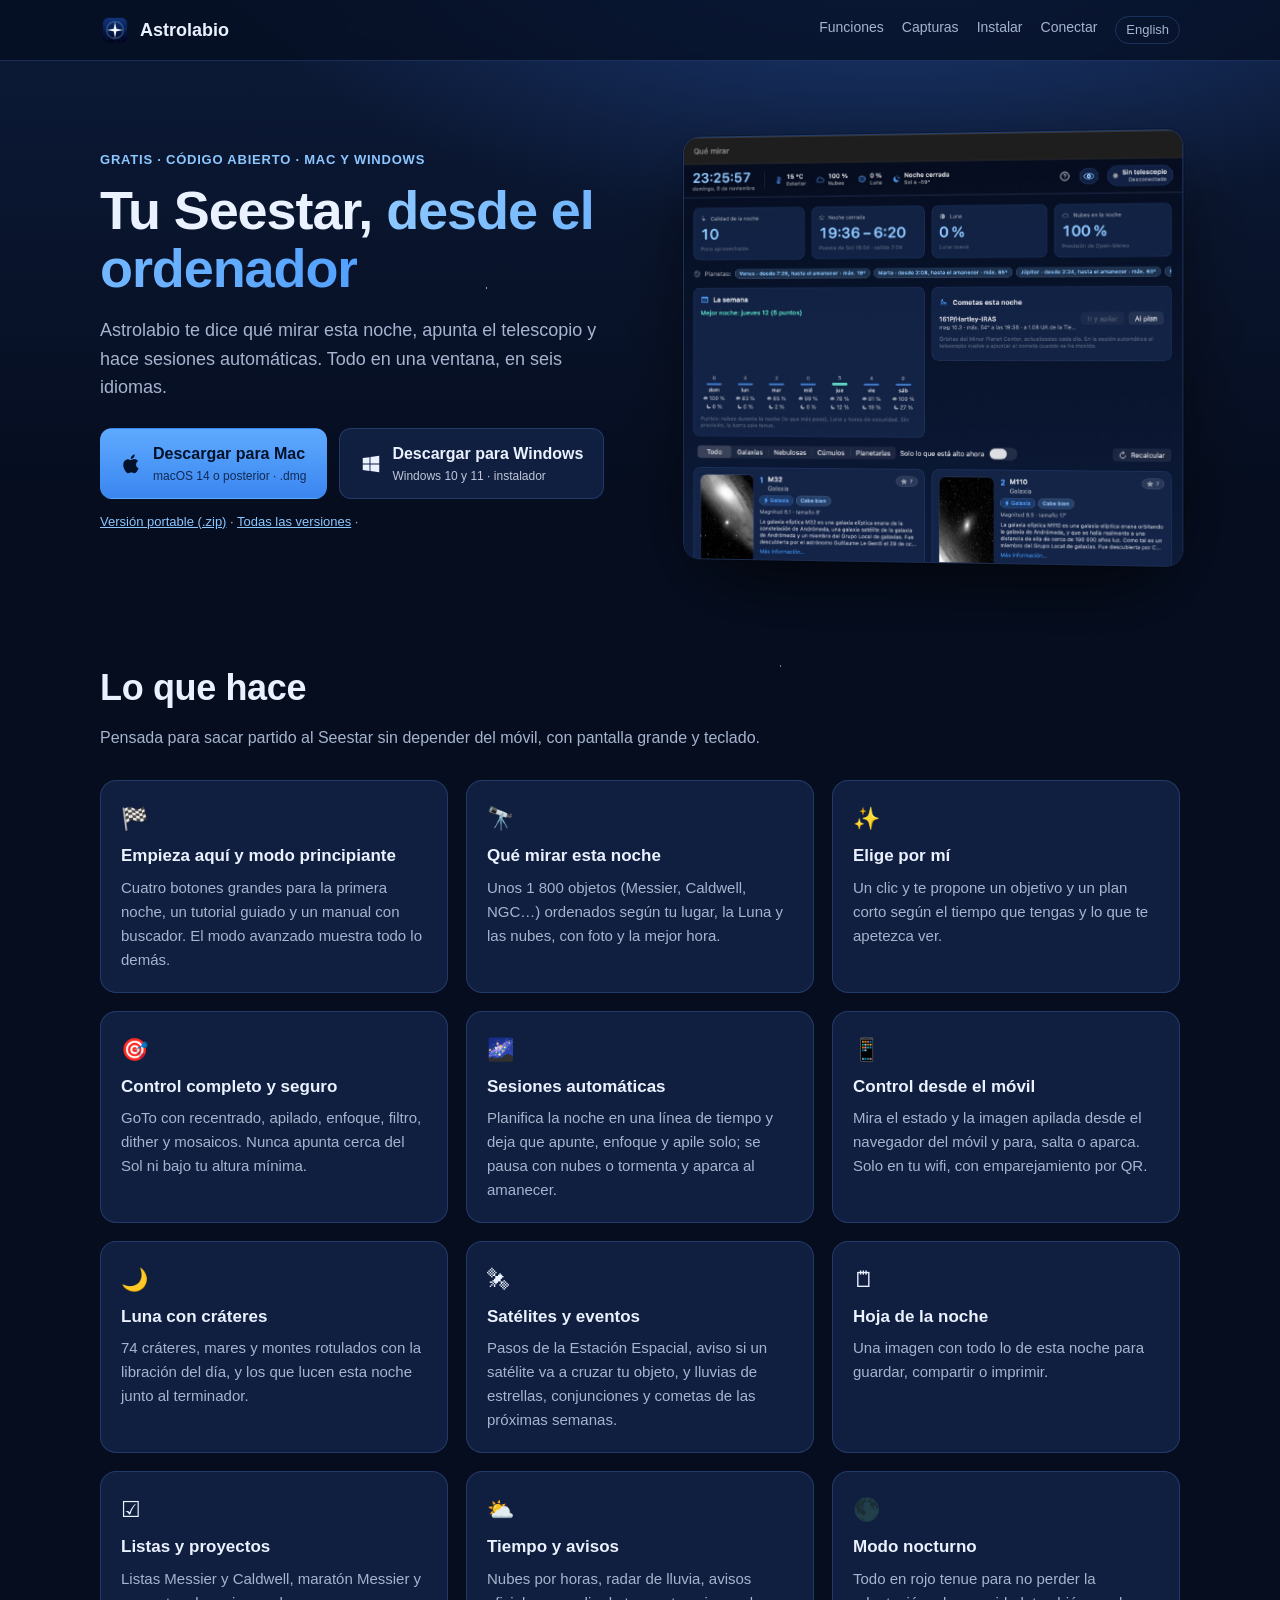
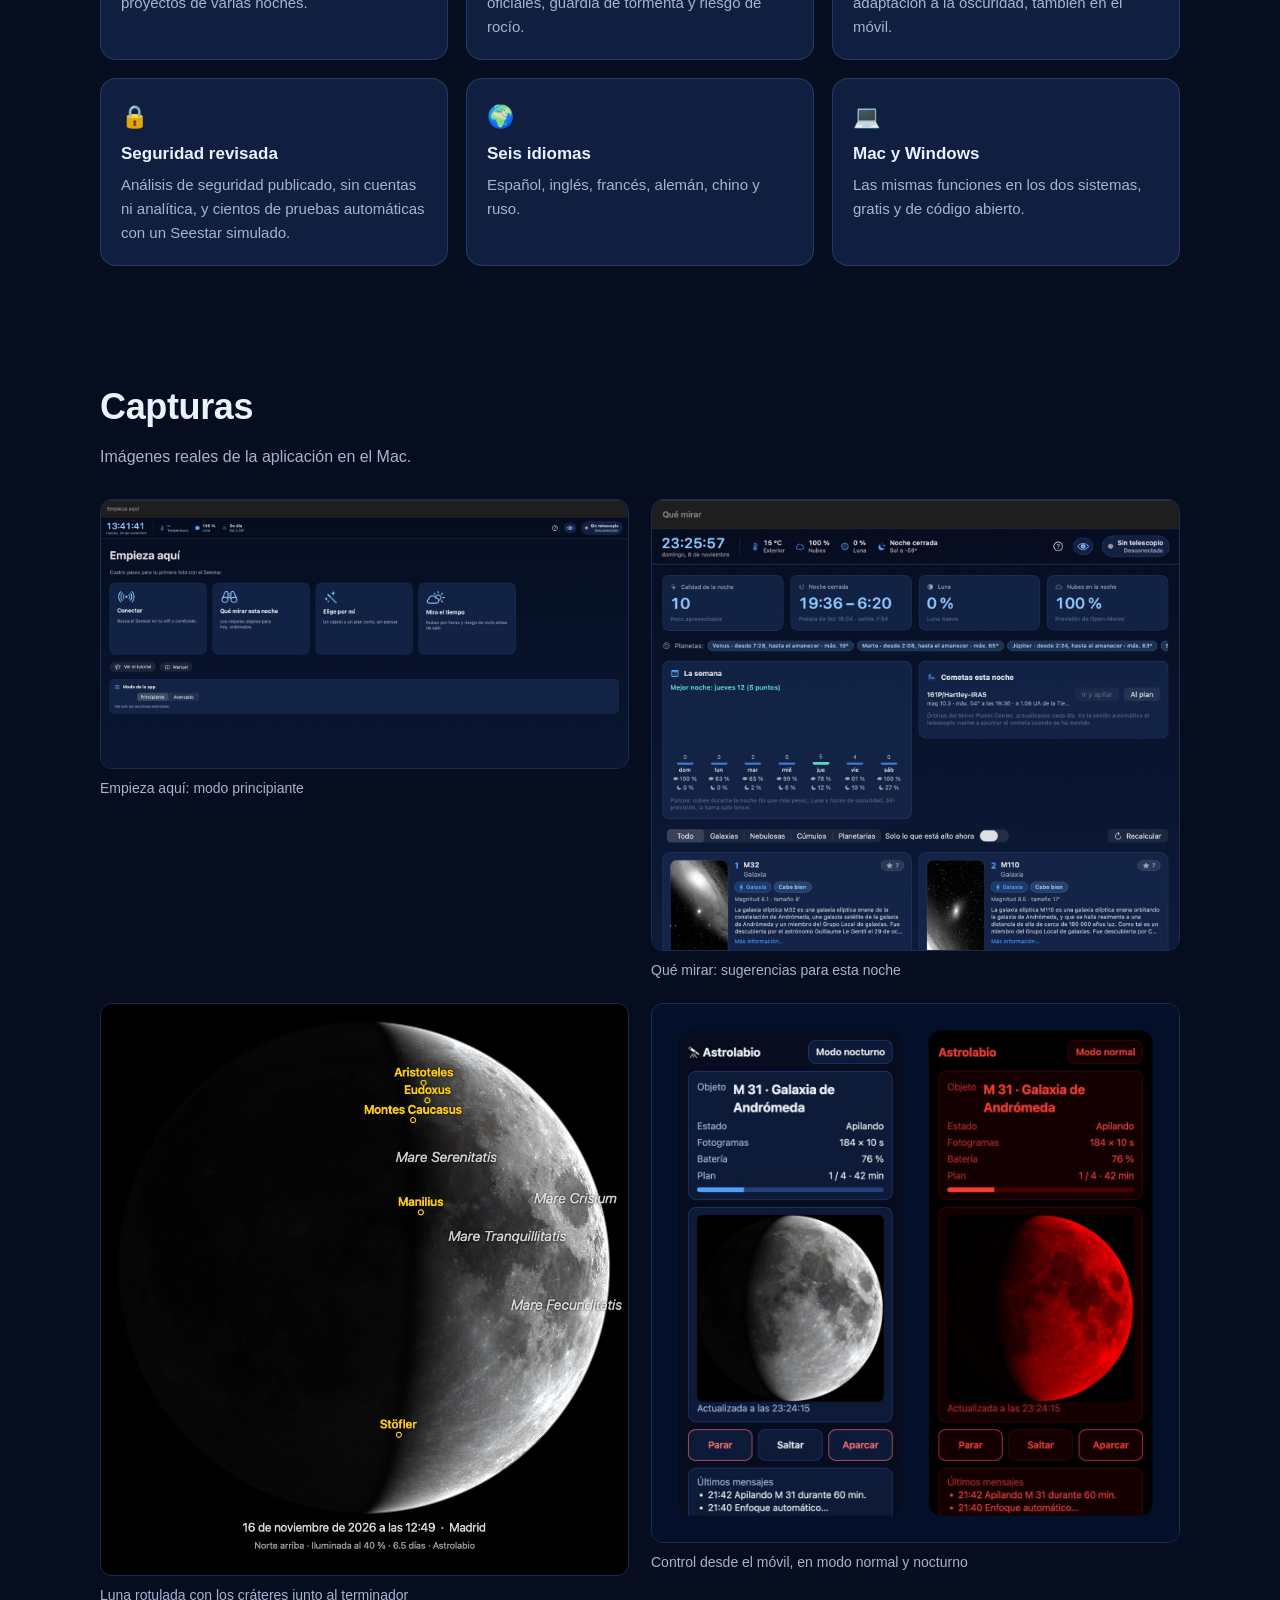
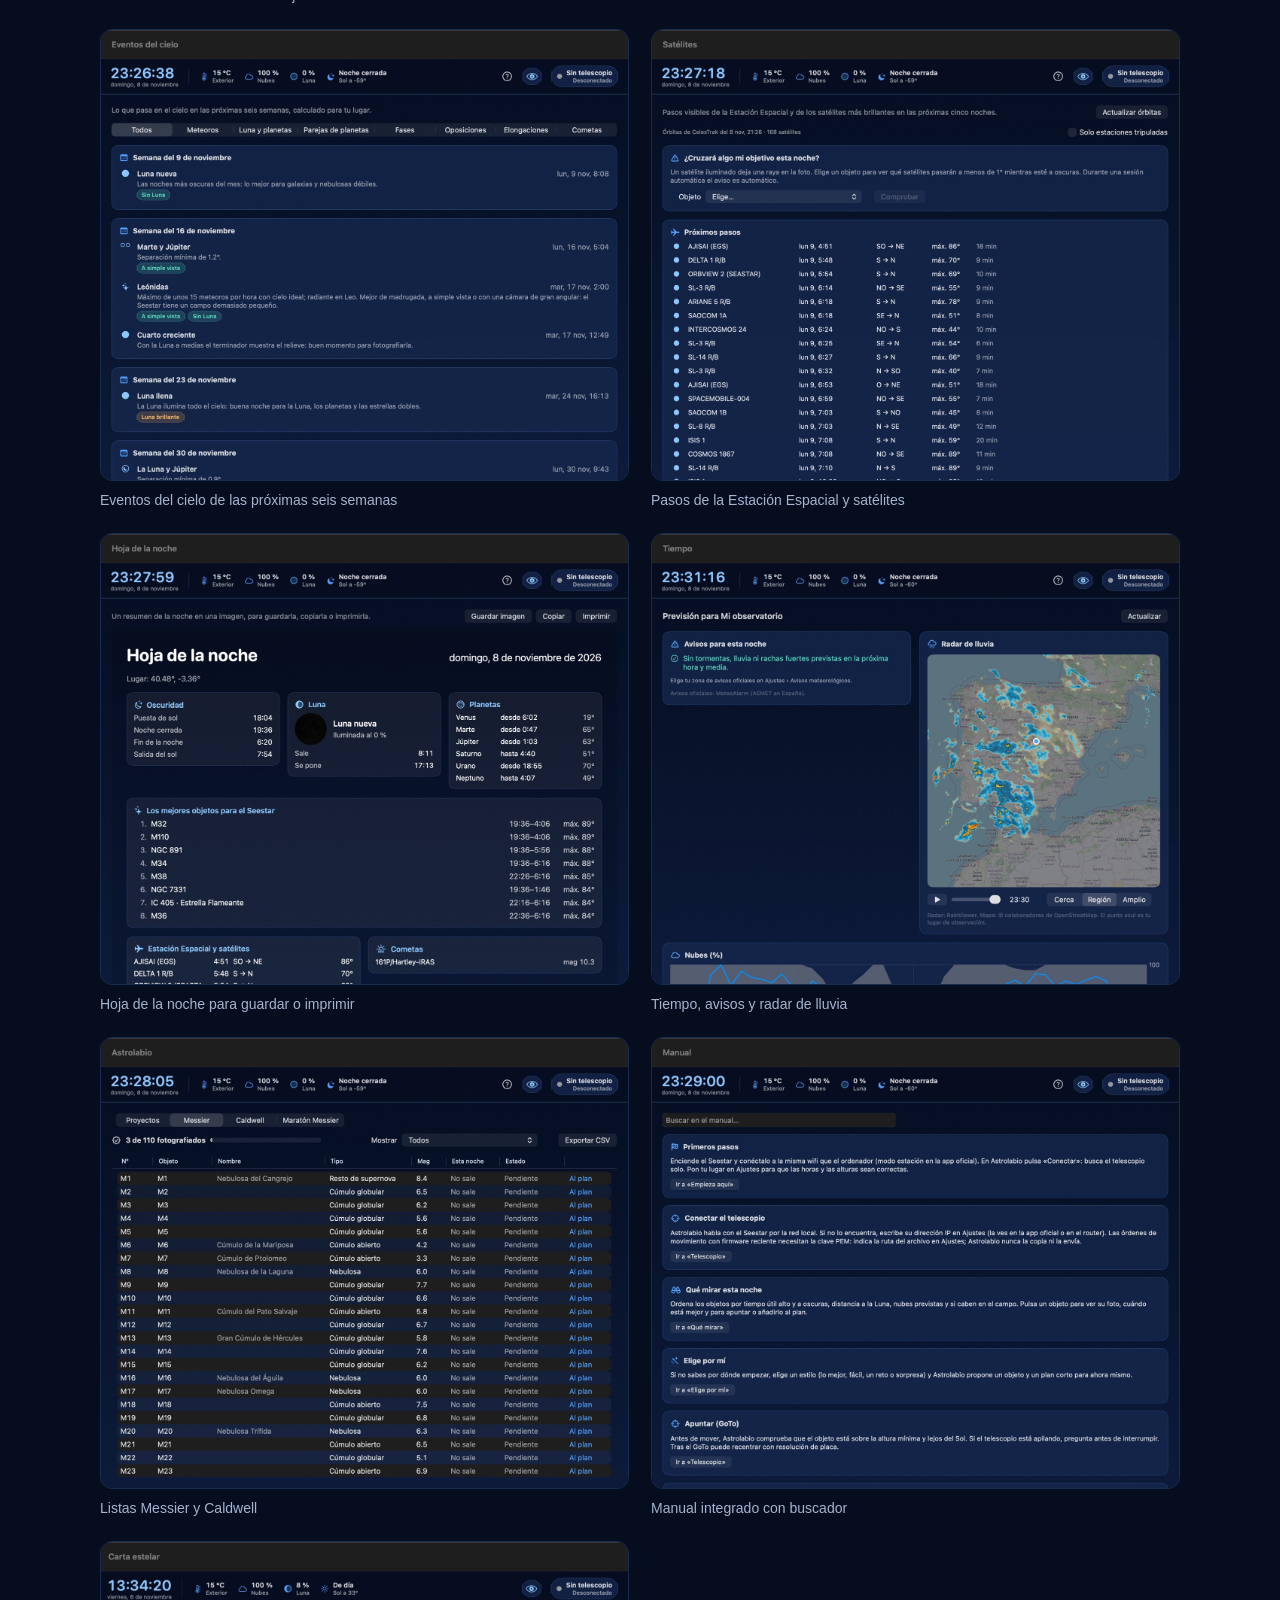
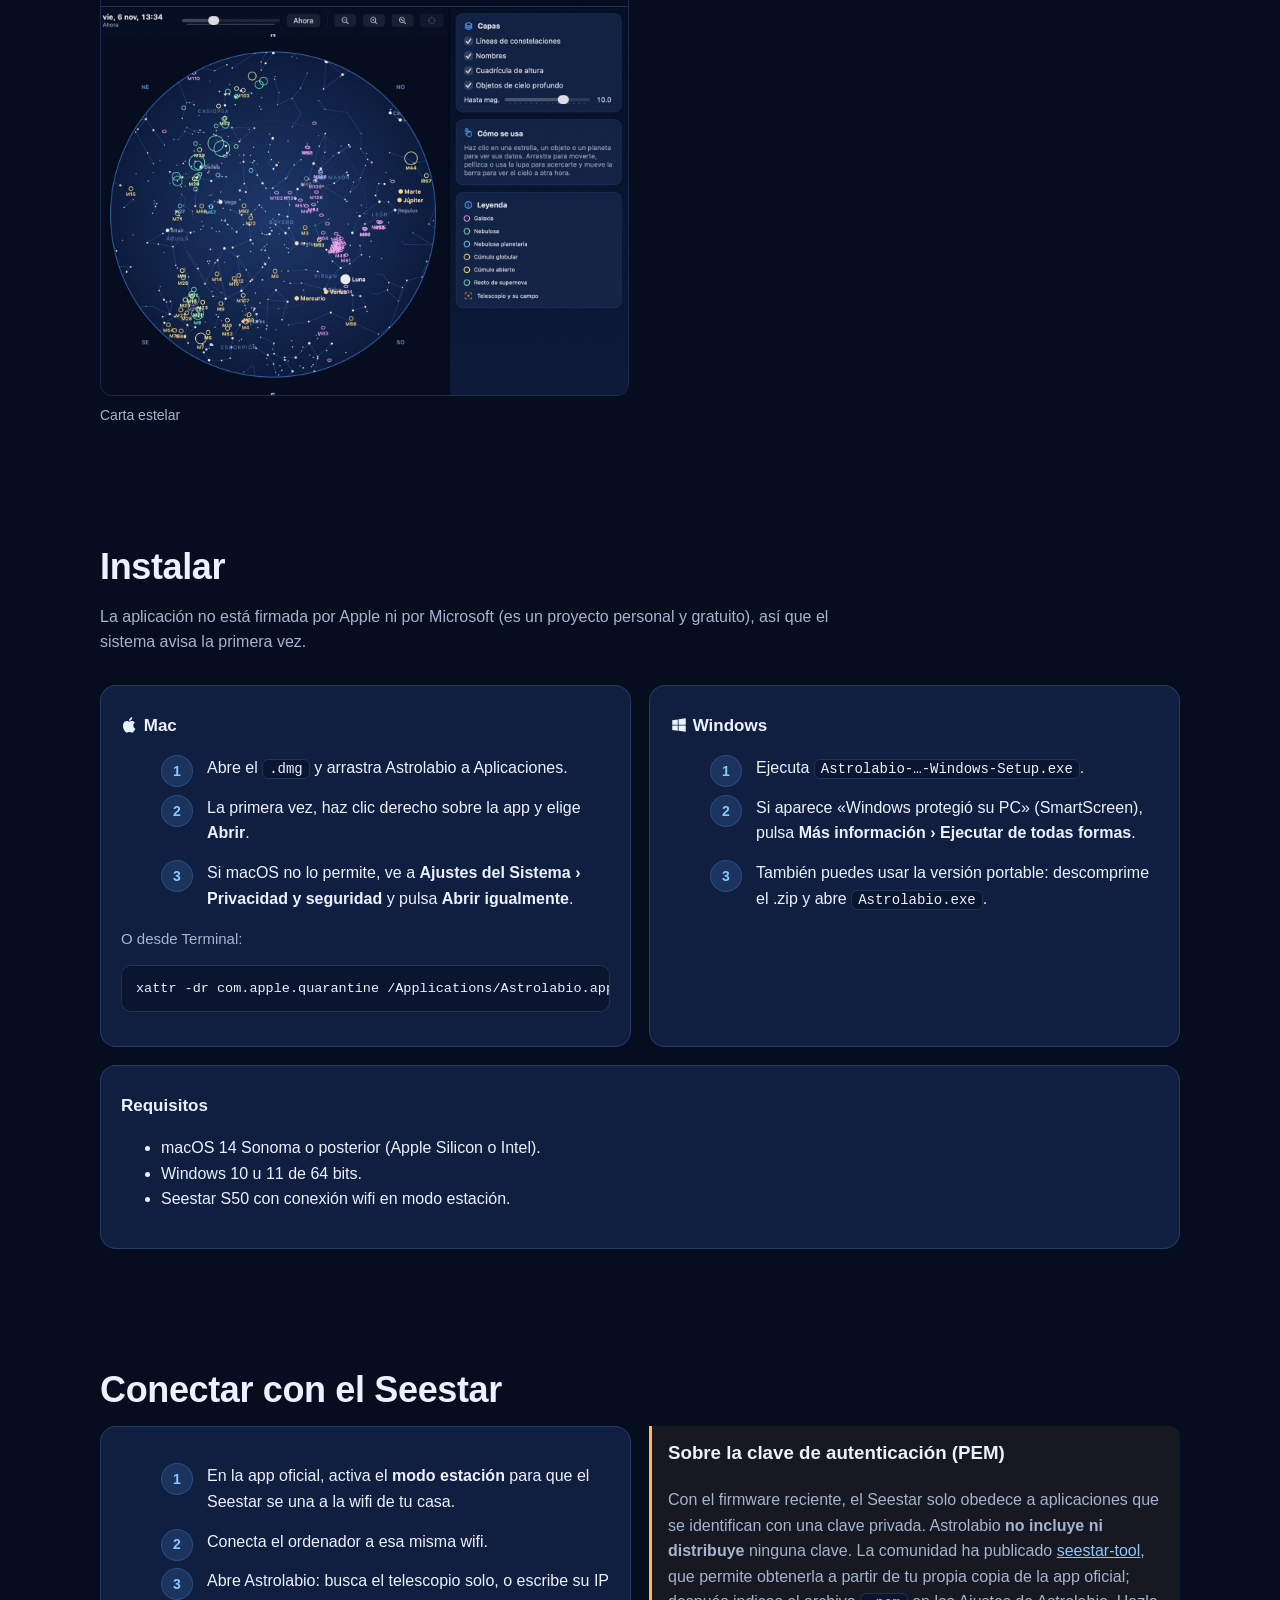
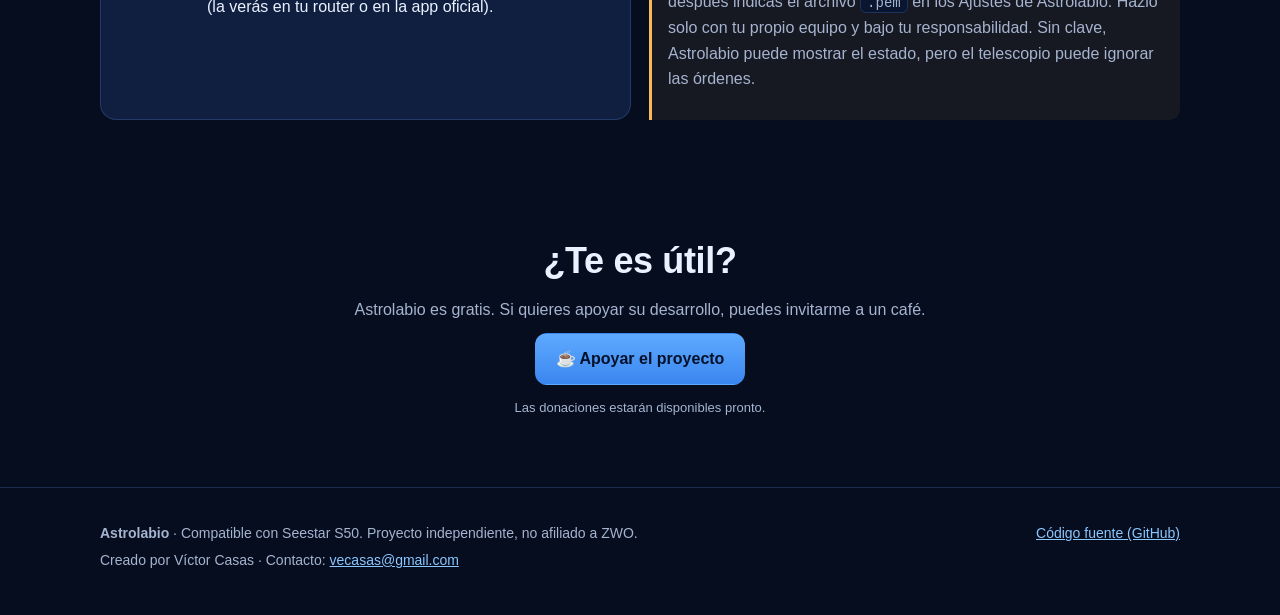
<file: docs/index.html>
<!doctype html>
<html lang="es">
<head>
<meta charset="utf-8">
<meta name="viewport" content="width=device-width, initial-scale=1">
<title>Astrolabio — control del Seestar S50 para Mac y Windows</title>
<meta name="description" content="Aplicación gratuita para planificar la noche y controlar el telescopio Seestar S50, en Mac y Windows.">
<meta property="og:title" content="Astrolabio — control del Seestar S50 para Mac y Windows">
<meta property="og:description" content="Aplicación gratuita para planificar la noche y controlar el telescopio Seestar S50, en Mac y Windows.">
<meta property="og:image" content="https://vecasas.github.io/astrolabio/img/tonight-es.jpg">
<link rel="icon" href="favicon.png">
<link rel="alternate" hreflang="es" href="https://vecasas.github.io/astrolabio/">
<link rel="alternate" hreflang="en" href="https://vecasas.github.io/astrolabio/en/">
<meta http-equiv="Content-Security-Policy" content="default-src 'none'; script-src 'self'; style-src 'self' 'unsafe-inline'; img-src 'self'; connect-src https://api.github.com; base-uri 'none'; form-action 'none'">
<meta name="referrer" content="strict-origin-when-cross-origin">
<link rel="stylesheet" href="style.css">
<script src="config.js"></script>
</head>
<body>
<header class="top"><div class="wrap">
  <a class="brand" href="#"><img src="img/icon.png" alt="">Astrolabio</a>
  <nav class="links">
    <a href="#features">Funciones</a><a href="#screens">Capturas</a><a href="#install">Instalar</a><a href="#connect">Conectar</a>
    <a class="lang" href="en/">English</a>
  </nav>
</div></header>

<main>
<div class="wrap hero" id="download">
  <div>
    <div class="eyebrow">Gratis · Código abierto · Mac y Windows</div>
    <h1>Tu Seestar, <em>desde el ordenador</em></h1>
    <p class="lead">Astrolabio te dice qué mirar esta noche, apunta el telescopio y hace sesiones automáticas. Todo en una ventana, en seis idiomas.</p>
    <div class="cta">
      <a class="btn primary" data-asset="mac" href="https://github.com/vecasas/astrolabio/releases/latest"><svg viewBox="0 0 24 24" fill="currentColor"><path d="M16.4 12.6c0-2.6 2.1-3.8 2.2-3.9-1.2-1.8-3.1-2-3.7-2-1.6-.2-3.1.9-3.9.9-.8 0-2-.9-3.4-.9-1.7 0-3.3 1-4.2 2.6-1.8 3.1-.5 7.7 1.3 10.2.9 1.2 1.9 2.6 3.2 2.6 1.3-.1 1.8-.8 3.3-.8 1.6 0 2 .8 3.4.8 1.4 0 2.3-1.3 3.1-2.5 1-1.4 1.4-2.8 1.4-2.9 0 0-2.7-1-2.7-4.1zM13.9 4.9c.7-.9 1.2-2 1-3.2-1 0-2.3.7-3 1.6-.7.8-1.3 2-1.1 3.1 1.1.1 2.3-.6 3.1-1.5z"/></svg><span>Descargar para Mac<small>macOS 14 o posterior · .dmg</small></span></a>
      <a class="btn" data-asset="win" href="https://github.com/vecasas/astrolabio/releases/latest"><svg viewBox="0 0 24 24" fill="currentColor"><path d="M3 5.5 10.4 4.5v7H3zM11.4 4.4 21 3v8.5h-9.6zM3 12.5h7.4v7L3 18.5zM11.4 12.5H21V21l-9.6-1.4z"/></svg><span>Descargar para Windows<small>Windows 10 y 11 · instalador</small></span></a>
    </div>
    <p class="note"><a data-asset="zip" href="https://github.com/vecasas/astrolabio/releases/latest">Versión portable (.zip)</a> · <a href="https://github.com/vecasas/astrolabio/releases">Todas las versiones</a> · <span id="ver"></span></p>
  </div>
  <img class="shot" src="img/tonight-es.jpg" alt="Astrolabio" width="1400" height="1202">
</div>

<section id="features"><div class="wrap">
  <h2>Lo que hace</h2><p class="sub">Pensada para sacar partido al Seestar sin depender del móvil, con pantalla grande y teclado.</p>
  <div class="grid">
<div class="card"><div class="icon">🏁</div><h3>Empieza aquí y modo principiante</h3><p>Cuatro botones grandes para la primera noche, un tutorial guiado y un manual con buscador. El modo avanzado muestra todo lo demás.</p></div>
<div class="card"><div class="icon">🔭</div><h3>Qué mirar esta noche</h3><p>Unos 1 800 objetos (Messier, Caldwell, NGC…) ordenados según tu lugar, la Luna y las nubes, con foto y la mejor hora.</p></div>
<div class="card"><div class="icon">✨</div><h3>Elige por mí</h3><p>Un clic y te propone un objetivo y un plan corto según el tiempo que tengas y lo que te apetezca ver.</p></div>
<div class="card"><div class="icon">🎯</div><h3>Control completo y seguro</h3><p>GoTo con recentrado, apilado, enfoque, filtro, dither y mosaicos. Nunca apunta cerca del Sol ni bajo tu altura mínima.</p></div>
<div class="card"><div class="icon">🌌</div><h3>Sesiones automáticas</h3><p>Planifica la noche en una línea de tiempo y deja que apunte, enfoque y apile solo; se pausa con nubes o tormenta y aparca al amanecer.</p></div>
<div class="card"><div class="icon">📱</div><h3>Control desde el móvil</h3><p>Mira el estado y la imagen apilada desde el navegador del móvil y para, salta o aparca. Solo en tu wifi, con emparejamiento por QR.</p></div>
<div class="card"><div class="icon">🌙</div><h3>Luna con cráteres</h3><p>74 cráteres, mares y montes rotulados con la libración del día, y los que lucen esta noche junto al terminador.</p></div>
<div class="card"><div class="icon">🛰</div><h3>Satélites y eventos</h3><p>Pasos de la Estación Espacial, aviso si un satélite va a cruzar tu objeto, y lluvias de estrellas, conjunciones y cometas de las próximas semanas.</p></div>
<div class="card"><div class="icon">🗒</div><h3>Hoja de la noche</h3><p>Una imagen con todo lo de esta noche para guardar, compartir o imprimir.</p></div>
<div class="card"><div class="icon">☑</div><h3>Listas y proyectos</h3><p>Listas Messier y Caldwell, maratón Messier y proyectos de varias noches.</p></div>
<div class="card"><div class="icon">⛅</div><h3>Tiempo y avisos</h3><p>Nubes por horas, radar de lluvia, avisos oficiales, guardia de tormenta y riesgo de rocío.</p></div>
<div class="card"><div class="icon">🌑</div><h3>Modo nocturno</h3><p>Todo en rojo tenue para no perder la adaptación a la oscuridad, también en el móvil.</p></div>
<div class="card"><div class="icon">🔒</div><h3>Seguridad revisada</h3><p>Análisis de seguridad publicado, sin cuentas ni analítica, y cientos de pruebas automáticas con un Seestar simulado.</p></div>
<div class="card"><div class="icon">🌍</div><h3>Seis idiomas</h3><p>Español, inglés, francés, alemán, chino y ruso.</p></div>
<div class="card"><div class="icon">💻</div><h3>Mac y Windows</h3><p>Las mismas funciones en los dos sistemas, gratis y de código abierto.</p></div>
  </div>
</div></section>

<section id="screens"><div class="wrap">
  <h2>Capturas</h2><p class="sub">Imágenes reales de la aplicación en el Mac.</p>
  <div class="gallery">
<figure><img loading="lazy" src="img/start-es.jpg" alt="Empieza aquí: modo principiante" width="1400" height="712"><figcaption>Empieza aquí: modo principiante</figcaption></figure>
<figure><img loading="lazy" src="img/tonight-es.jpg" alt="Qué mirar: sugerencias para esta noche" width="1400" height="1195"><figcaption>Qué mirar: sugerencias para esta noche</figcaption></figure>
<figure><img loading="lazy" src="img/moonlabels.jpg" alt="Luna rotulada con los cráteres junto al terminador" width="960" height="1040"><figcaption>Luna rotulada con los cráteres junto al terminador</figcaption></figure>
<figure><img loading="lazy" src="img/phone.jpg" alt="Control desde el móvil, en modo normal y nocturno" width="1196" height="1220"><figcaption>Control desde el móvil, en modo normal y nocturno</figcaption></figure>
<figure><img loading="lazy" src="img/events-es.jpg" alt="Eventos del cielo de las próximas seis semanas" width="1400" height="1195"><figcaption>Eventos del cielo de las próximas seis semanas</figcaption></figure>
<figure><img loading="lazy" src="img/satellites-es.jpg" alt="Pasos de la Estación Espacial y satélites" width="1400" height="1195"><figcaption>Pasos de la Estación Espacial y satélites</figcaption></figure>
<figure><img loading="lazy" src="img/nightSheet-es.jpg" alt="Hoja de la noche para guardar o imprimir" width="1400" height="1195"><figcaption>Hoja de la noche para guardar o imprimir</figcaption></figure>
<figure><img loading="lazy" src="img/weather-es.jpg" alt="Tiempo, avisos y radar de lluvia" width="1400" height="1195"><figcaption>Tiempo, avisos y radar de lluvia</figcaption></figure>
<figure><img loading="lazy" src="img/lists-es.jpg" alt="Listas Messier y Caldwell" width="1400" height="1195"><figcaption>Listas Messier y Caldwell</figcaption></figure>
<figure><img loading="lazy" src="img/help-es.jpg" alt="Manual integrado con buscador" width="1400" height="1195"><figcaption>Manual integrado con buscador</figcaption></figure>
<figure><img loading="lazy" src="img/skyChart-es.jpg" alt="Carta estelar" width="1400" height="1195"><figcaption>Carta estelar</figcaption></figure>
  </div>
</div></section>

<section id="install"><div class="wrap">
  <h2>Instalar</h2><p class="sub">La aplicación no está firmada por Apple ni por Microsoft (es un proyecto personal y gratuito), así que el sistema avisa la primera vez.</p>
  <div class="two">
    <div class="card"><h3><svg width="18" height="18" style="vertical-align:-3px" viewBox="0 0 24 24" fill="currentColor"><path d="M16.4 12.6c0-2.6 2.1-3.8 2.2-3.9-1.2-1.8-3.1-2-3.7-2-1.6-.2-3.1.9-3.9.9-.8 0-2-.9-3.4-.9-1.7 0-3.3 1-4.2 2.6-1.8 3.1-.5 7.7 1.3 10.2.9 1.2 1.9 2.6 3.2 2.6 1.3-.1 1.8-.8 3.3-.8 1.6 0 2 .8 3.4.8 1.4 0 2.3-1.3 3.1-2.5 1-1.4 1.4-2.8 1.4-2.9 0 0-2.7-1-2.7-4.1zM13.9 4.9c.7-.9 1.2-2 1-3.2-1 0-2.3.7-3 1.6-.7.8-1.3 2-1.1 3.1 1.1.1 2.3-.6 3.1-1.5z"/></svg> Mac</h3>
      <ol class="steps"><li>Abre el <code>.dmg</code> y arrastra Astrolabio a Aplicaciones.</li>
<li>La primera vez, haz clic derecho sobre la app y elige <b>Abrir</b>.</li>
<li>Si macOS no lo permite, ve a <b>Ajustes del Sistema › Privacidad y seguridad</b> y pulsa <b>Abrir igualmente</b>.</li></ol>
      <p class="note">O desde Terminal:</p>
      <pre>xattr -dr com.apple.quarantine /Applications/Astrolabio.app</pre>
    </div>
    <div class="card"><h3><svg width="18" height="18" style="vertical-align:-3px" viewBox="0 0 24 24" fill="currentColor"><path d="M3 5.5 10.4 4.5v7H3zM11.4 4.4 21 3v8.5h-9.6zM3 12.5h7.4v7L3 18.5zM11.4 12.5H21V21l-9.6-1.4z"/></svg> Windows</h3>
      <ol class="steps"><li>Ejecuta <code>Astrolabio-…-Windows-Setup.exe</code>.</li>
<li>Si aparece «Windows protegió su PC» (SmartScreen), pulsa <b>Más información › Ejecutar de todas formas</b>.</li>
<li>También puedes usar la versión portable: descomprime el .zip y abre <code>Astrolabio.exe</code>.</li></ol>
    </div>
  </div>
  <div class="card" style="margin-top:18px"><h3>Requisitos</h3><ul><li>macOS 14 Sonoma o posterior (Apple Silicon o Intel).</li>
<li>Windows 10 u 11 de 64 bits.</li>
<li>Seestar S50 con conexión wifi en modo estación.</li></ul></div>
</div></section>

<section id="connect"><div class="wrap">
  <h2>Conectar con el Seestar</h2>
  <div class="two">
    <div class="card"><ol class="steps"><li>En la app oficial, activa el <b>modo estación</b> para que el Seestar se una a la wifi de tu casa.</li>
<li>Conecta el ordenador a esa misma wifi.</li>
<li>Abre Astrolabio: busca el telescopio solo, o escribe su IP (la verás en tu router o en la app oficial).</li></ol></div>
    <div class="callout"><h3 style="color:var(--text);margin-top:0">Sobre la clave de autenticación (PEM)</h3><p>Con el firmware reciente, el Seestar solo obedece a aplicaciones que se identifican con una clave privada. Astrolabio <b>no incluye ni distribuye</b> ninguna clave. La comunidad ha publicado <a href="https://github.com/bguthro/seestar-tool">seestar-tool</a>, que permite obtenerla a partir de tu propia copia de la app oficial; después indicas el archivo <code>.pem</code> en los Ajustes de Astrolabio. Hazlo solo con tu propio equipo y bajo tu responsabilidad. Sin clave, Astrolabio puede mostrar el estado, pero el telescopio puede ignorar las órdenes.</p></div>
  </div>
</div></section>

<section class="donate"><div class="wrap">
  <h2>¿Te es útil?</h2><p class="sub" style="margin:0 auto">Astrolabio es gratis. Si quieres apoyar su desarrollo, puedes invitarme a un café.</p>
  <a class="btn primary" id="donate" href="#" hidden>☕ Apoyar el proyecto</a>
  <p class="note" id="donate-soon">Las donaciones estarán disponibles pronto.</p>
</div></section>
</main>

<footer><div class="wrap">
  <div>
    <p><b>Astrolabio</b> · Compatible con Seestar S50. Proyecto independiente, no afiliado a ZWO.</p>
    <p>Creado por Víctor Casas · Contacto: <a href="mailto:vecasas@gmail.com">vecasas@gmail.com</a></p>
  </div>
  <div><p><a href="https://github.com/vecasas/astrolabio">Código fuente (GitHub)</a></p></div>
</div></footer>

<script src="site.js"></script>
</body>
</html>
</file>
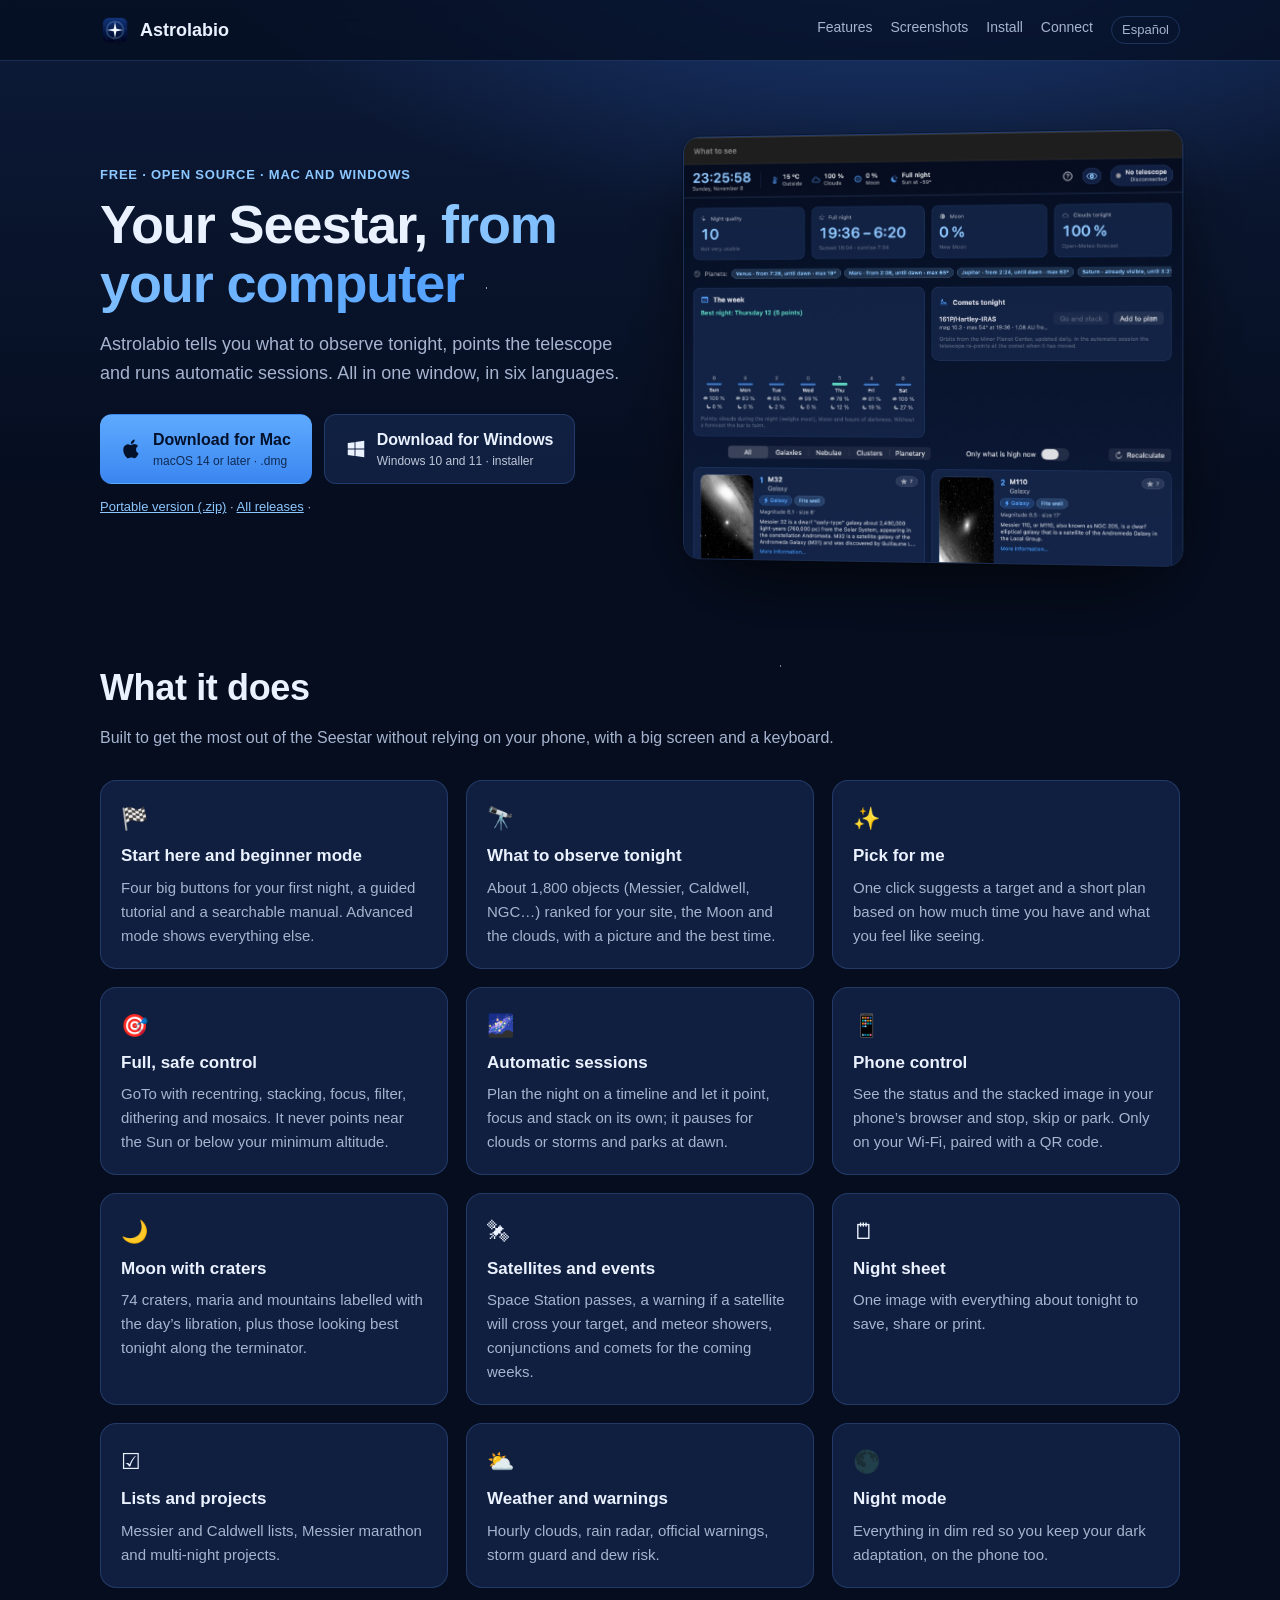
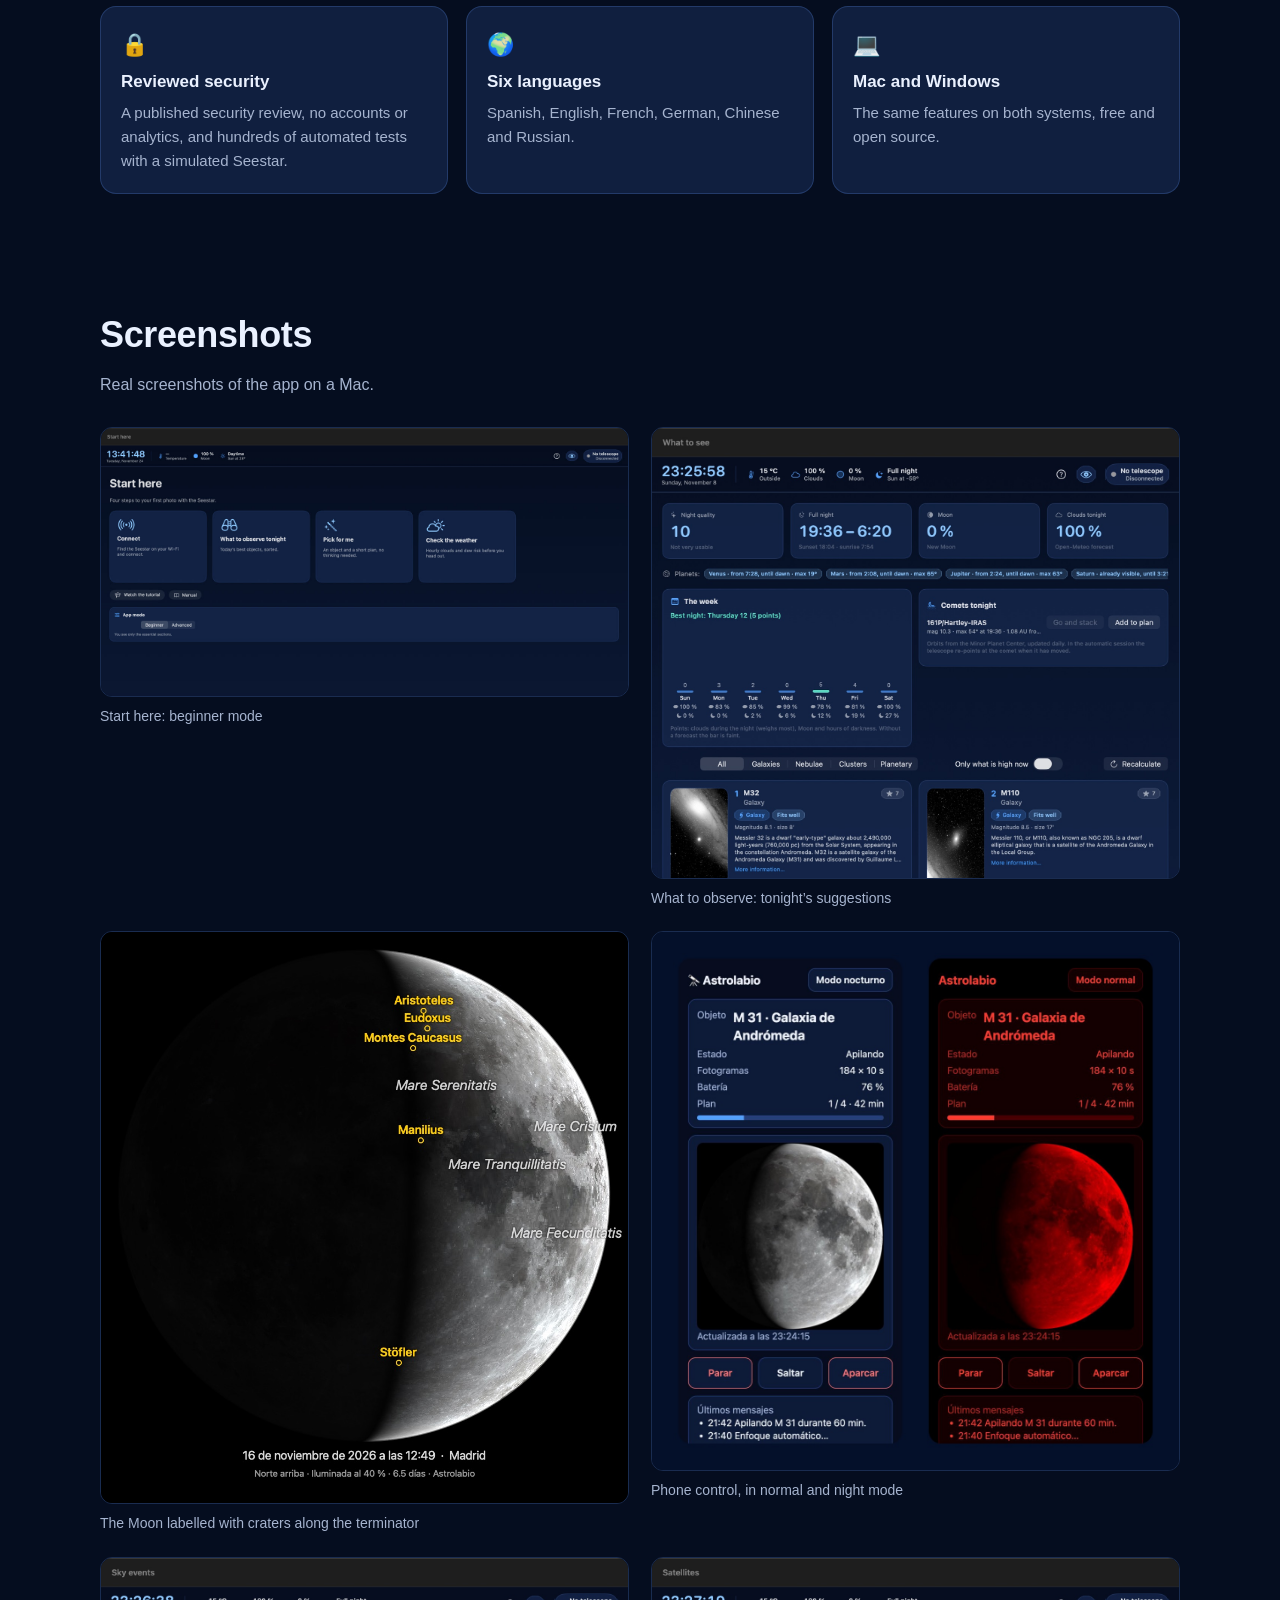
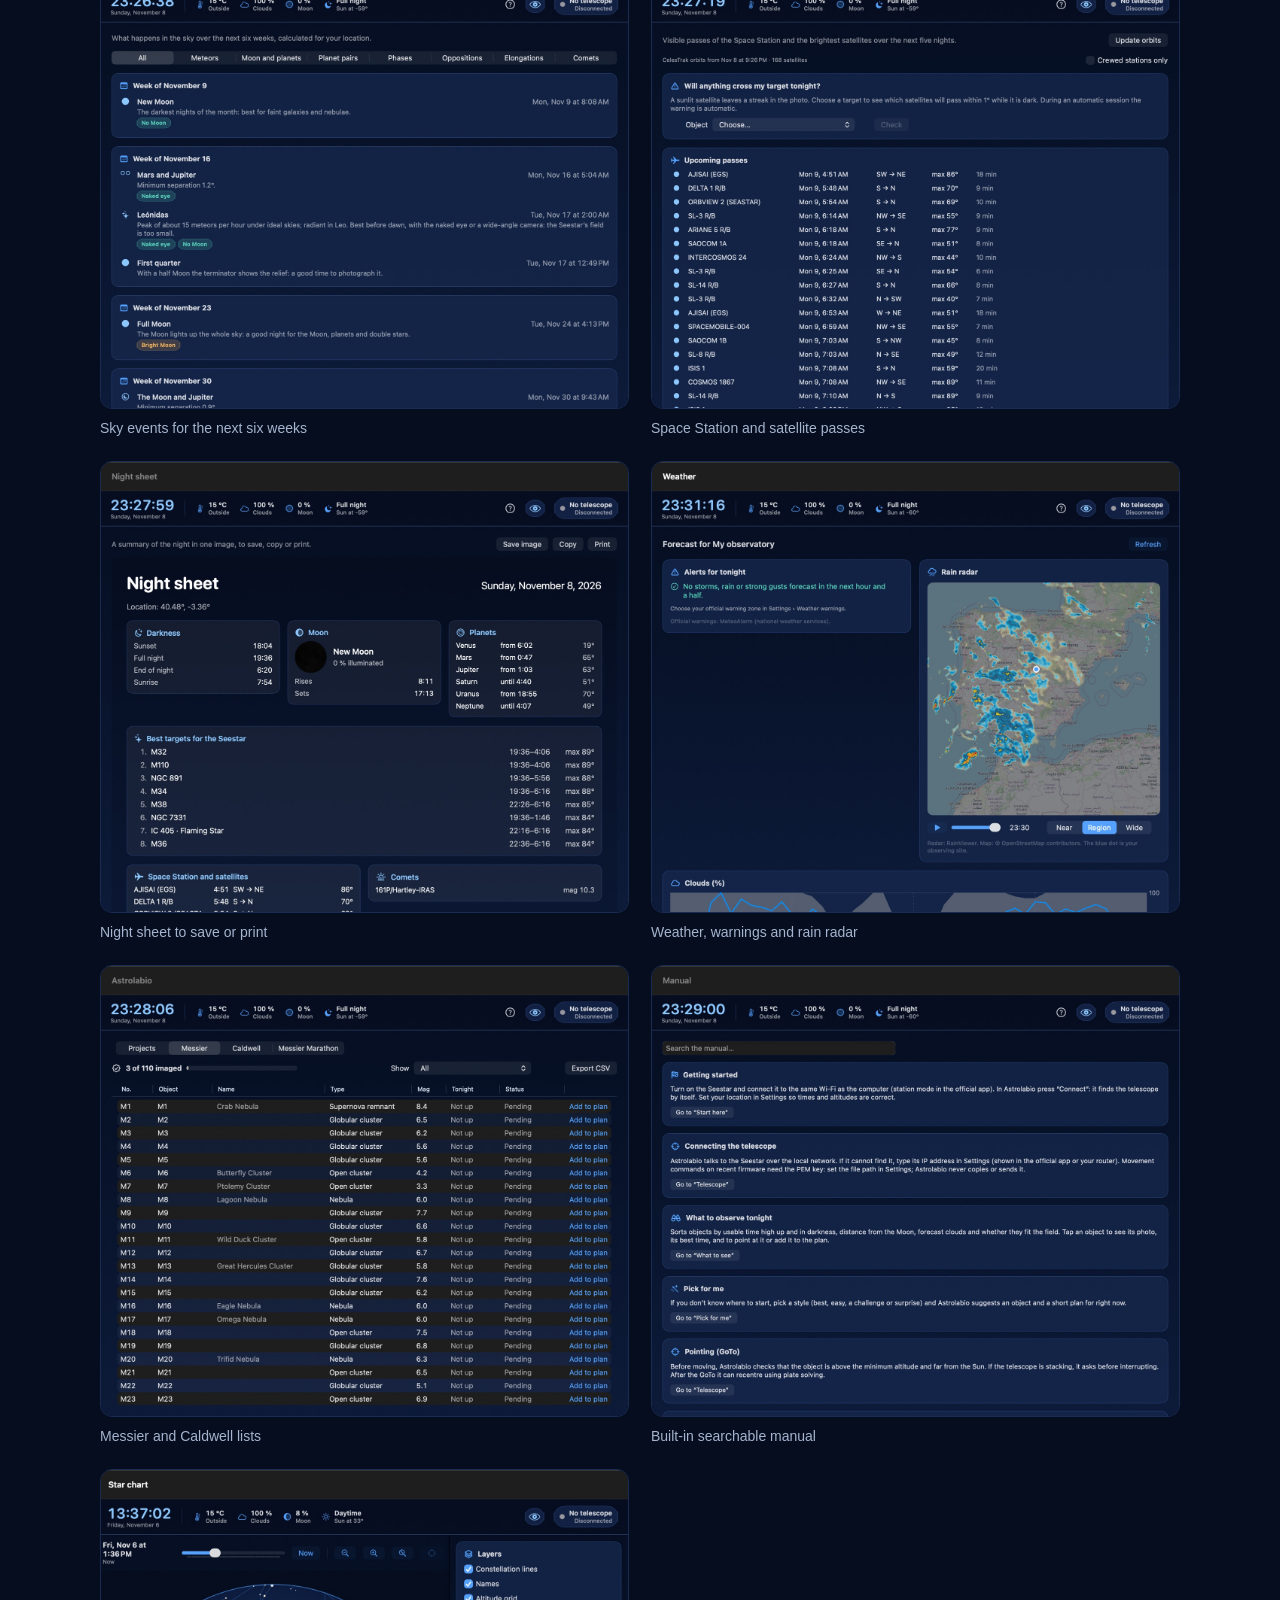
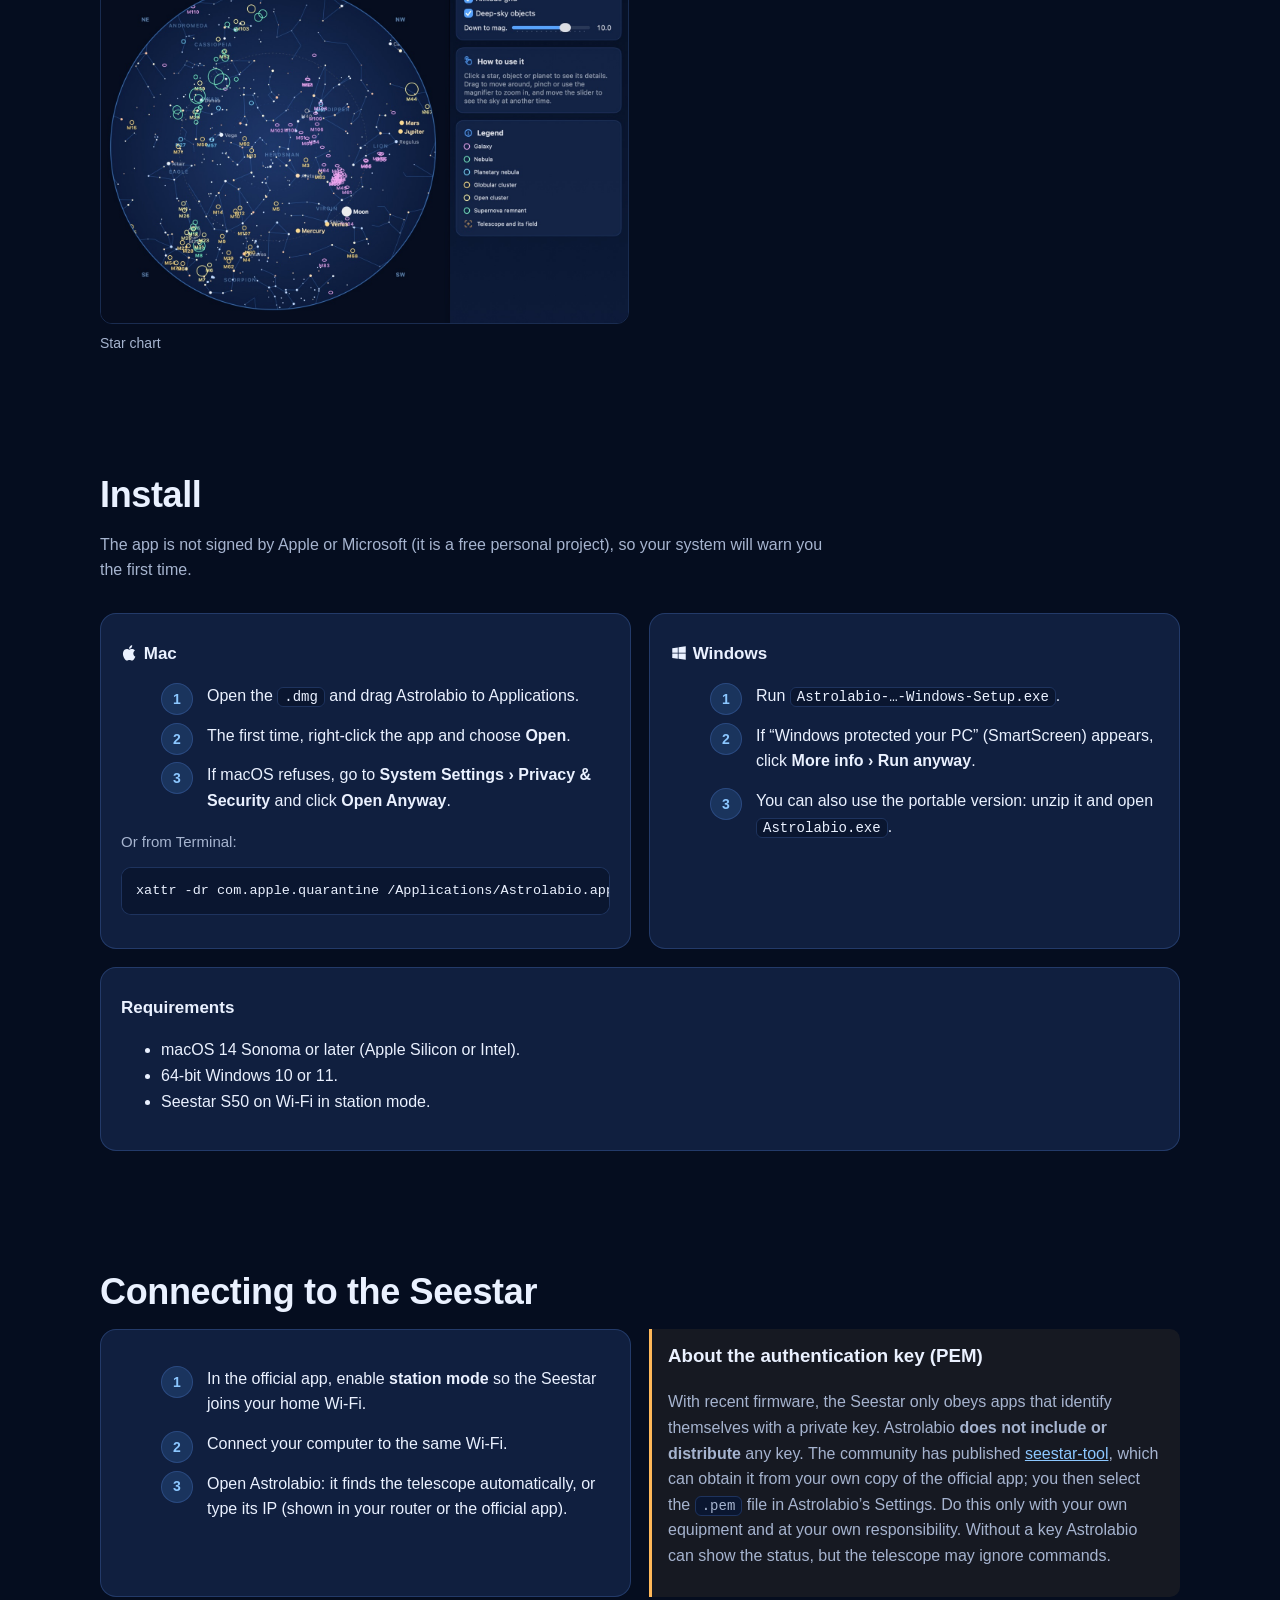
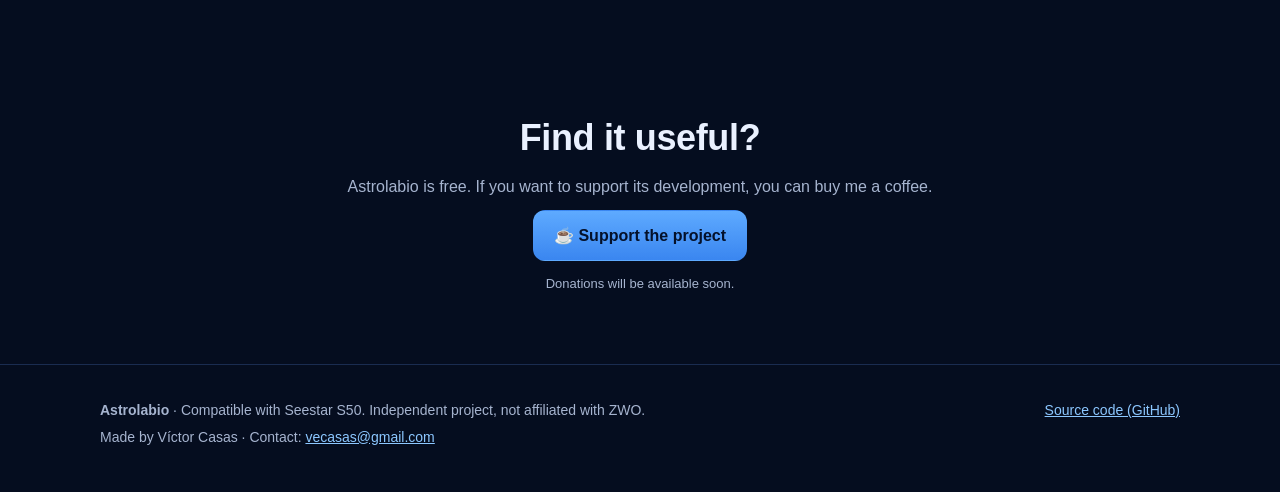
<file: docs/en/index.html>
<!doctype html>
<html lang="en">
<head>
<meta charset="utf-8">
<meta name="viewport" content="width=device-width, initial-scale=1">
<title>Astrolabio — Seestar S50 control for Mac and Windows</title>
<meta name="description" content="A free app to plan your night and control the Seestar S50 telescope, on Mac and Windows.">
<meta property="og:title" content="Astrolabio — Seestar S50 control for Mac and Windows">
<meta property="og:description" content="A free app to plan your night and control the Seestar S50 telescope, on Mac and Windows.">
<meta property="og:image" content="https://vecasas.github.io/astrolabio/img/tonight-en.jpg">
<link rel="icon" href="../favicon.png">
<link rel="alternate" hreflang="es" href="https://vecasas.github.io/astrolabio/">
<link rel="alternate" hreflang="en" href="https://vecasas.github.io/astrolabio/en/">
<meta http-equiv="Content-Security-Policy" content="default-src 'none'; script-src 'self'; style-src 'self' 'unsafe-inline'; img-src 'self'; connect-src https://api.github.com; base-uri 'none'; form-action 'none'">
<meta name="referrer" content="strict-origin-when-cross-origin">
<link rel="stylesheet" href="../style.css">
<script src="../config.js"></script>
</head>
<body>
<header class="top"><div class="wrap">
  <a class="brand" href="#"><img src="../img/icon.png" alt="">Astrolabio</a>
  <nav class="links">
    <a href="#features">Features</a><a href="#screens">Screenshots</a><a href="#install">Install</a><a href="#connect">Connect</a>
    <a class="lang" href="../">Español</a>
  </nav>
</div></header>

<main>
<div class="wrap hero" id="download">
  <div>
    <div class="eyebrow">Free · Open source · Mac and Windows</div>
    <h1>Your Seestar, <em>from your computer</em></h1>
    <p class="lead">Astrolabio tells you what to observe tonight, points the telescope and runs automatic sessions. All in one window, in six languages.</p>
    <div class="cta">
      <a class="btn primary" data-asset="mac" href="https://github.com/vecasas/astrolabio/releases/latest"><svg viewBox="0 0 24 24" fill="currentColor"><path d="M16.4 12.6c0-2.6 2.1-3.8 2.2-3.9-1.2-1.8-3.1-2-3.7-2-1.6-.2-3.1.9-3.9.9-.8 0-2-.9-3.4-.9-1.7 0-3.3 1-4.2 2.6-1.8 3.1-.5 7.7 1.3 10.2.9 1.2 1.9 2.6 3.2 2.6 1.3-.1 1.8-.8 3.3-.8 1.6 0 2 .8 3.4.8 1.4 0 2.3-1.3 3.1-2.5 1-1.4 1.4-2.8 1.4-2.9 0 0-2.7-1-2.7-4.1zM13.9 4.9c.7-.9 1.2-2 1-3.2-1 0-2.3.7-3 1.6-.7.8-1.3 2-1.1 3.1 1.1.1 2.3-.6 3.1-1.5z"/></svg><span>Download for Mac<small>macOS 14 or later · .dmg</small></span></a>
      <a class="btn" data-asset="win" href="https://github.com/vecasas/astrolabio/releases/latest"><svg viewBox="0 0 24 24" fill="currentColor"><path d="M3 5.5 10.4 4.5v7H3zM11.4 4.4 21 3v8.5h-9.6zM3 12.5h7.4v7L3 18.5zM11.4 12.5H21V21l-9.6-1.4z"/></svg><span>Download for Windows<small>Windows 10 and 11 · installer</small></span></a>
    </div>
    <p class="note"><a data-asset="zip" href="https://github.com/vecasas/astrolabio/releases/latest">Portable version (.zip)</a> · <a href="https://github.com/vecasas/astrolabio/releases">All releases</a> · <span id="ver"></span></p>
  </div>
  <img class="shot" src="../img/tonight-en.jpg" alt="Astrolabio" width="1400" height="1202">
</div>

<section id="features"><div class="wrap">
  <h2>What it does</h2><p class="sub">Built to get the most out of the Seestar without relying on your phone, with a big screen and a keyboard.</p>
  <div class="grid">
<div class="card"><div class="icon">🏁</div><h3>Start here and beginner mode</h3><p>Four big buttons for your first night, a guided tutorial and a searchable manual. Advanced mode shows everything else.</p></div>
<div class="card"><div class="icon">🔭</div><h3>What to observe tonight</h3><p>About 1,800 objects (Messier, Caldwell, NGC…) ranked for your site, the Moon and the clouds, with a picture and the best time.</p></div>
<div class="card"><div class="icon">✨</div><h3>Pick for me</h3><p>One click suggests a target and a short plan based on how much time you have and what you feel like seeing.</p></div>
<div class="card"><div class="icon">🎯</div><h3>Full, safe control</h3><p>GoTo with recentring, stacking, focus, filter, dithering and mosaics. It never points near the Sun or below your minimum altitude.</p></div>
<div class="card"><div class="icon">🌌</div><h3>Automatic sessions</h3><p>Plan the night on a timeline and let it point, focus and stack on its own; it pauses for clouds or storms and parks at dawn.</p></div>
<div class="card"><div class="icon">📱</div><h3>Phone control</h3><p>See the status and the stacked image in your phone’s browser and stop, skip or park. Only on your Wi‑Fi, paired with a QR code.</p></div>
<div class="card"><div class="icon">🌙</div><h3>Moon with craters</h3><p>74 craters, maria and mountains labelled with the day’s libration, plus those looking best tonight along the terminator.</p></div>
<div class="card"><div class="icon">🛰</div><h3>Satellites and events</h3><p>Space Station passes, a warning if a satellite will cross your target, and meteor showers, conjunctions and comets for the coming weeks.</p></div>
<div class="card"><div class="icon">🗒</div><h3>Night sheet</h3><p>One image with everything about tonight to save, share or print.</p></div>
<div class="card"><div class="icon">☑</div><h3>Lists and projects</h3><p>Messier and Caldwell lists, Messier marathon and multi‑night projects.</p></div>
<div class="card"><div class="icon">⛅</div><h3>Weather and warnings</h3><p>Hourly clouds, rain radar, official warnings, storm guard and dew risk.</p></div>
<div class="card"><div class="icon">🌑</div><h3>Night mode</h3><p>Everything in dim red so you keep your dark adaptation, on the phone too.</p></div>
<div class="card"><div class="icon">🔒</div><h3>Reviewed security</h3><p>A published security review, no accounts or analytics, and hundreds of automated tests with a simulated Seestar.</p></div>
<div class="card"><div class="icon">🌍</div><h3>Six languages</h3><p>Spanish, English, French, German, Chinese and Russian.</p></div>
<div class="card"><div class="icon">💻</div><h3>Mac and Windows</h3><p>The same features on both systems, free and open source.</p></div>
  </div>
</div></section>

<section id="screens"><div class="wrap">
  <h2>Screenshots</h2><p class="sub">Real screenshots of the app on a Mac.</p>
  <div class="gallery">
<figure><img loading="lazy" src="../img/start-en.jpg" alt="Start here: beginner mode" width="1400" height="712"><figcaption>Start here: beginner mode</figcaption></figure>
<figure><img loading="lazy" src="../img/tonight-en.jpg" alt="What to observe: tonight’s suggestions" width="1400" height="1195"><figcaption>What to observe: tonight’s suggestions</figcaption></figure>
<figure><img loading="lazy" src="../img/moonlabels.jpg" alt="The Moon labelled with craters along the terminator" width="960" height="1040"><figcaption>The Moon labelled with craters along the terminator</figcaption></figure>
<figure><img loading="lazy" src="../img/phone.jpg" alt="Phone control, in normal and night mode" width="1196" height="1220"><figcaption>Phone control, in normal and night mode</figcaption></figure>
<figure><img loading="lazy" src="../img/events-en.jpg" alt="Sky events for the next six weeks" width="1400" height="1195"><figcaption>Sky events for the next six weeks</figcaption></figure>
<figure><img loading="lazy" src="../img/satellites-en.jpg" alt="Space Station and satellite passes" width="1400" height="1195"><figcaption>Space Station and satellite passes</figcaption></figure>
<figure><img loading="lazy" src="../img/nightSheet-en.jpg" alt="Night sheet to save or print" width="1400" height="1195"><figcaption>Night sheet to save or print</figcaption></figure>
<figure><img loading="lazy" src="../img/weather-en.jpg" alt="Weather, warnings and rain radar" width="1400" height="1195"><figcaption>Weather, warnings and rain radar</figcaption></figure>
<figure><img loading="lazy" src="../img/lists-en.jpg" alt="Messier and Caldwell lists" width="1400" height="1195"><figcaption>Messier and Caldwell lists</figcaption></figure>
<figure><img loading="lazy" src="../img/help-en.jpg" alt="Built‑in searchable manual" width="1400" height="1195"><figcaption>Built‑in searchable manual</figcaption></figure>
<figure><img loading="lazy" src="../img/skyChart-en.jpg" alt="Star chart" width="1400" height="1195"><figcaption>Star chart</figcaption></figure>
  </div>
</div></section>

<section id="install"><div class="wrap">
  <h2>Install</h2><p class="sub">The app is not signed by Apple or Microsoft (it is a free personal project), so your system will warn you the first time.</p>
  <div class="two">
    <div class="card"><h3><svg width="18" height="18" style="vertical-align:-3px" viewBox="0 0 24 24" fill="currentColor"><path d="M16.4 12.6c0-2.6 2.1-3.8 2.2-3.9-1.2-1.8-3.1-2-3.7-2-1.6-.2-3.1.9-3.9.9-.8 0-2-.9-3.4-.9-1.7 0-3.3 1-4.2 2.6-1.8 3.1-.5 7.7 1.3 10.2.9 1.2 1.9 2.6 3.2 2.6 1.3-.1 1.8-.8 3.3-.8 1.6 0 2 .8 3.4.8 1.4 0 2.3-1.3 3.1-2.5 1-1.4 1.4-2.8 1.4-2.9 0 0-2.7-1-2.7-4.1zM13.9 4.9c.7-.9 1.2-2 1-3.2-1 0-2.3.7-3 1.6-.7.8-1.3 2-1.1 3.1 1.1.1 2.3-.6 3.1-1.5z"/></svg> Mac</h3>
      <ol class="steps"><li>Open the <code>.dmg</code> and drag Astrolabio to Applications.</li>
<li>The first time, right-click the app and choose <b>Open</b>.</li>
<li>If macOS refuses, go to <b>System Settings › Privacy &amp; Security</b> and click <b>Open Anyway</b>.</li></ol>
      <p class="note">Or from Terminal:</p>
      <pre>xattr -dr com.apple.quarantine /Applications/Astrolabio.app</pre>
    </div>
    <div class="card"><h3><svg width="18" height="18" style="vertical-align:-3px" viewBox="0 0 24 24" fill="currentColor"><path d="M3 5.5 10.4 4.5v7H3zM11.4 4.4 21 3v8.5h-9.6zM3 12.5h7.4v7L3 18.5zM11.4 12.5H21V21l-9.6-1.4z"/></svg> Windows</h3>
      <ol class="steps"><li>Run <code>Astrolabio-…-Windows-Setup.exe</code>.</li>
<li>If “Windows protected your PC” (SmartScreen) appears, click <b>More info › Run anyway</b>.</li>
<li>You can also use the portable version: unzip it and open <code>Astrolabio.exe</code>.</li></ol>
    </div>
  </div>
  <div class="card" style="margin-top:18px"><h3>Requirements</h3><ul><li>macOS 14 Sonoma or later (Apple Silicon or Intel).</li>
<li>64-bit Windows 10 or 11.</li>
<li>Seestar S50 on Wi-Fi in station mode.</li></ul></div>
</div></section>

<section id="connect"><div class="wrap">
  <h2>Connecting to the Seestar</h2>
  <div class="two">
    <div class="card"><ol class="steps"><li>In the official app, enable <b>station mode</b> so the Seestar joins your home Wi-Fi.</li>
<li>Connect your computer to the same Wi-Fi.</li>
<li>Open Astrolabio: it finds the telescope automatically, or type its IP (shown in your router or the official app).</li></ol></div>
    <div class="callout"><h3 style="color:var(--text);margin-top:0">About the authentication key (PEM)</h3><p>With recent firmware, the Seestar only obeys apps that identify themselves with a private key. Astrolabio <b>does not include or distribute</b> any key. The community has published <a href="https://github.com/bguthro/seestar-tool">seestar-tool</a>, which can obtain it from your own copy of the official app; you then select the <code>.pem</code> file in Astrolabio’s Settings. Do this only with your own equipment and at your own responsibility. Without a key Astrolabio can show the status, but the telescope may ignore commands.</p></div>
  </div>
</div></section>

<section class="donate"><div class="wrap">
  <h2>Find it useful?</h2><p class="sub" style="margin:0 auto">Astrolabio is free. If you want to support its development, you can buy me a coffee.</p>
  <a class="btn primary" id="donate" href="#" hidden>☕ Support the project</a>
  <p class="note" id="donate-soon">Donations will be available soon.</p>
</div></section>
</main>

<footer><div class="wrap">
  <div>
    <p><b>Astrolabio</b> · Compatible with Seestar S50. Independent project, not affiliated with ZWO.</p>
    <p>Made by Víctor Casas · Contact: <a href="mailto:vecasas@gmail.com">vecasas@gmail.com</a></p>
  </div>
  <div><p><a href="https://github.com/vecasas/astrolabio">Source code (GitHub)</a></p></div>
</div></footer>

<script src="../site.js"></script>
</body>
</html>
</file>
<file: docs/style.css>
/* Astrolabio — web de descarga. Diseño propio: azul noche, sin dependencias. */
:root {
  --deep: #050d1f;
  --navy: #0d1b39;
  --midnight: #13264d;
  --card: rgba(22, 40, 77, 0.72);
  --stroke: rgba(102, 153, 255, 0.22);
  --accent: #52a1ff;
  --accent-soft: #8cc7ff;
  --text: #eaf1ff;
  --muted: #a6b4cf;
  --good: #59d9bf;
  --warn: #ffb859;
  --radius: 16px;
  color-scheme: dark;
}

* { box-sizing: border-box; }
html { scroll-behavior: smooth; }
body {
  margin: 0;
  font: 16px/1.6 -apple-system, BlinkMacSystemFont, "Segoe UI", Inter, Roboto, "Noto Sans", "PingFang SC", "Microsoft YaHei", sans-serif;
  color: var(--text);
  background: var(--deep);
  background-image:
    radial-gradient(1px 1px at 12% 18%, #fff8 50%, transparent 51%),
    radial-gradient(1px 1px at 72% 9%, #fff6 50%, transparent 51%),
    radial-gradient(1.5px 1.5px at 38% 32%, #fff9 50%, transparent 51%),
    radial-gradient(1px 1px at 88% 41%, #fff5 50%, transparent 51%),
    radial-gradient(1px 1px at 22% 63%, #fff6 50%, transparent 51%),
    radial-gradient(1.5px 1.5px at 61% 74%, #fff7 50%, transparent 51%),
    radial-gradient(1px 1px at 93% 86%, #fff5 50%, transparent 51%),
    radial-gradient(ellipse 90% 60% at 70% -10%, #1d3d7a 0%, transparent 60%),
    linear-gradient(180deg, var(--navy) 0%, var(--deep) 55%);
  background-attachment: fixed;
}
a { color: var(--accent-soft); }
img { max-width: 100%; height: auto; display: block; }
.hero > *, .grid > *, .gallery > *, .two > * { min-width: 0; }
.wrap { max-width: 1120px; margin: 0 auto; padding: 0 20px; }

/* Cabecera */
header.top {
  position: sticky; top: 0; z-index: 10;
  backdrop-filter: blur(12px); -webkit-backdrop-filter: blur(12px);
  background: rgba(5, 13, 31, 0.72);
  border-bottom: 1px solid var(--stroke);
}
header.top .wrap { display: flex; align-items: center; gap: 18px; height: 60px; }
.brand { display: flex; align-items: center; gap: 10px; font-weight: 700; font-size: 18px; color: var(--text); text-decoration: none; }
.brand img { width: 30px; height: 30px; border-radius: 7px; }
nav.links { display: flex; gap: 18px; margin-left: auto; font-size: 14px; }
nav.links a { color: var(--muted); text-decoration: none; }
nav.links a:hover { color: var(--text); }
.lang { font-size: 13px; border: 1px solid var(--stroke); border-radius: 999px; padding: 3px 10px; text-decoration: none; color: var(--accent-soft); }

/* Portada */
.hero { padding-top: 72px; padding-bottom: 40px; display: grid; grid-template-columns: 1.05fr 1fr; gap: 48px; align-items: center; }
.eyebrow { color: var(--accent-soft); font-weight: 600; letter-spacing: .06em; text-transform: uppercase; font-size: 13px; }
h1 { font-size: clamp(34px, 5vw, 54px); line-height: 1.08; margin: 10px 0 16px; letter-spacing: -0.02em; }
h1 em { font-style: normal; background: linear-gradient(90deg, var(--accent-soft), var(--accent)); -webkit-background-clip: text; background-clip: text; color: transparent; }
.lead { color: var(--muted); font-size: 18px; max-width: 34em; }
.cta { display: flex; flex-wrap: wrap; gap: 12px; margin: 26px 0 10px; }
.btn {
  display: inline-flex; align-items: center; gap: 10px;
  padding: 12px 20px; border-radius: 12px; font-weight: 600; text-decoration: none;
  border: 1px solid var(--stroke); color: var(--text); background: var(--card);
  transition: transform .15s ease, border-color .15s ease;
}
.btn:hover { transform: translateY(-1px); border-color: var(--accent); }
.btn.primary { background: linear-gradient(180deg, #5eaaff, #3a86f0); border-color: transparent; color: #04112a; }
.btn small { display: block; font-weight: 500; font-size: 12px; opacity: .8; }
.btn svg { width: 22px; height: 22px; flex: none; }
.note { color: var(--muted); font-size: 13px; }
.shot { border-radius: var(--radius); border: 1px solid var(--stroke); box-shadow: 0 30px 80px -20px #000c, 0 0 0 1px #0004; }
.hero .shot { transform: perspective(1400px) rotateY(-6deg); }

/* Secciones */
section { padding: 56px 0; }
h2 { font-size: clamp(26px, 3.4vw, 36px); margin: 0 0 8px; letter-spacing: -0.01em; }
.sub { color: var(--muted); margin: 0 0 30px; max-width: 46em; }
.grid { display: grid; gap: 18px; grid-template-columns: repeat(3, 1fr); }
.card { background: var(--card); border: 1px solid var(--stroke); border-radius: var(--radius); padding: 20px; }
.card h3 { margin: 6px 0 6px; font-size: 17px; }
.card p { margin: 0; color: var(--muted); font-size: 15px; }
.icon { font-size: 22px; }

.gallery { display: grid; gap: 22px; grid-template-columns: repeat(2, 1fr); }
.gallery figure { margin: 0; }
.gallery figcaption { color: var(--muted); font-size: 14px; margin-top: 8px; }
.gallery img { border-radius: 12px; border: 1px solid var(--stroke); }

.steps { counter-reset: step; display: grid; gap: 14px; }
.steps li { list-style: none; position: relative; padding-left: 46px; }
.steps li::before {
  counter-increment: step; content: counter(step);
  position: absolute; left: 0; top: 0; width: 30px; height: 30px; border-radius: 50%;
  display: grid; place-items: center; font-weight: 700; font-size: 14px;
  background: rgba(82, 161, 255, .16); color: var(--accent-soft); border: 1px solid var(--stroke);
}
.two { display: grid; grid-template-columns: 1fr 1fr; gap: 18px; }
code { background: #0a1630; border: 1px solid var(--stroke); padding: 1px 6px; border-radius: 6px; font-size: 14px; }
pre { background: #0a1630; border: 1px solid var(--stroke); padding: 12px 14px; border-radius: 10px; overflow-x: auto; font-size: 13.5px; }
.callout { border-left: 3px solid var(--warn); padding: 12px 16px; background: rgba(255, 184, 89, .07); border-radius: 0 10px 10px 0; color: var(--muted); }

.donate { text-align: center; }
.donate .btn { margin-top: 10px; }

footer { border-top: 1px solid var(--stroke); padding: 30px 0 40px; color: var(--muted); font-size: 14px; }
footer .wrap { display: flex; flex-wrap: wrap; gap: 10px 26px; justify-content: space-between; }
footer p { margin: 4px 0; }

@media (max-width: 860px) {
  .hero { grid-template-columns: 1fr; padding-top: 40px; }
  .btn { width: 100%; }
  .hero .shot { transform: none; }
  .grid { grid-template-columns: 1fr 1fr; }
  .gallery, .two { grid-template-columns: 1fr; }
  nav.links a:not(.lang) { display: none; }
}
@media (max-width: 540px) { .grid { grid-template-columns: 1fr; } }
</file>
